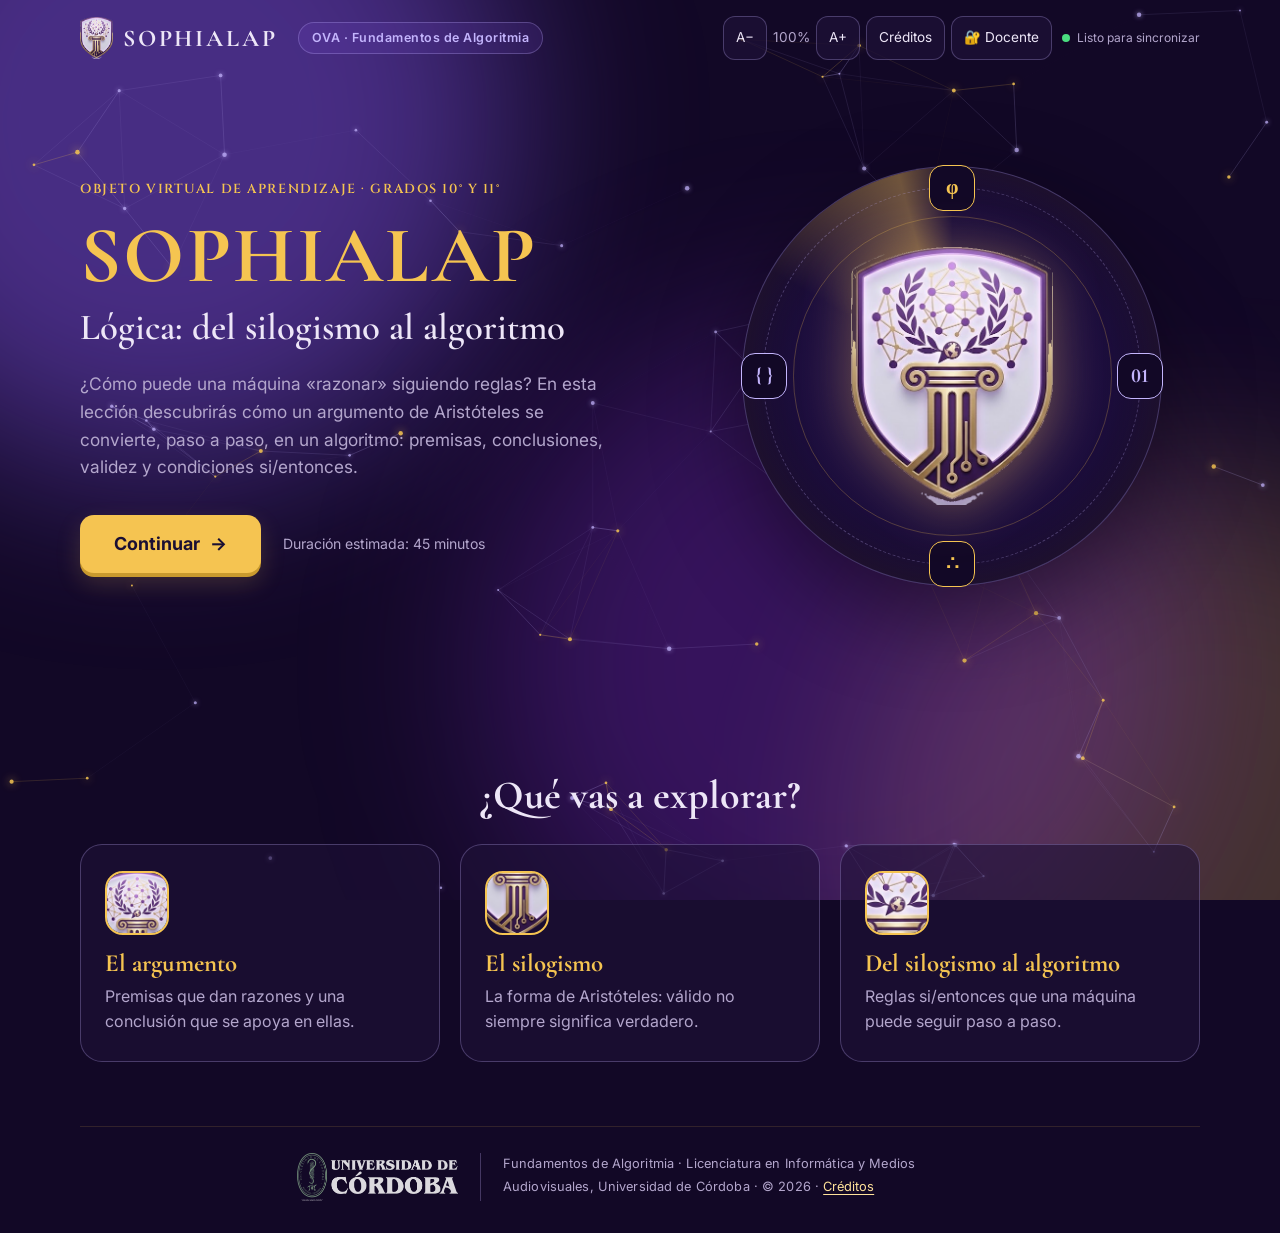
<file: index.html>
<!doctype html>
<html lang="es">
<head>
  <meta charset="utf-8">
  <meta name="viewport" content="width=device-width, initial-scale=1, viewport-fit=cover">
  <meta name="theme-color" content="#120826">
  <meta name="description" content="SOPHIALAP · Lógica: del silogismo al algoritmo. Lección interactiva de 45 minutos para grados 10° y 11°: premisas y conclusión, validez y verdad, falacias y cómo un razonamiento se convierte en un algoritmo.">
  <title>SOPHIALAP · Lógica: del silogismo al algoritmo</title>
  <link rel="icon" type="image/png" href="assets/favicon.png">
  <!-- Tipografías: Cormorant Garamond (titulares), Inter (texto) y Cinzel (sobretítulos) -->
  <link rel="preconnect" href="https://fonts.googleapis.com">
  <link rel="preconnect" href="https://fonts.gstatic.com" crossorigin>
  <link rel="stylesheet" href="https://fonts.googleapis.com/css2?family=Cinzel:wght@600&amp;family=Cormorant+Garamond:wght@600;700&amp;family=Inter:wght@400;500;600;700&amp;display=swap">
  <link rel="stylesheet" href="styles.css?v=5">
</head>
<body>
  <!-- Fondo: auroras de luz y constelación animada (no se reinician al cambiar de vista) -->
  <div class="aur" aria-hidden="true"><span></span><span></span><span></span></div>
  <canvas id="net" aria-hidden="true"></canvas>

  <a class="skip" href="#main">Saltar al contenido</a>
  <div id="live" class="sr" aria-live="polite" aria-atomic="true"></div>

  <!-- Aplicación: la portada es HTML estático; app.js toma el control al pulsar «Continuar» -->
  <div id="app">
    <!-- Cabecera: marca del OVA y herramientas (tamaño de texto, créditos y acceso docente) -->
    <header class="top">
      <div class="brand-group">
        <button class="brand" type="button" data-a="cover" aria-label="Ir a la portada · SOPHIALAP">
          <img src="assets/logo.png" width="35" height="44" alt="Logotipo de SOPHIALAP: escudo violeta y dorado con una columna jónica">
          <span>SOPHIALAP</span>
        </button>
        <p class="tag">OVA · Fundamentos de Algoritmia</p>
      </div>
      <div class="tools" role="group" aria-label="Tamaño del texto, créditos y acceso docente">
        <button type="button" data-a="sz" data-i="-1" aria-label="Texto más pequeño">A−</button>
        <span>100%</span>
        <button type="button" data-a="sz" data-i="1" aria-label="Texto más grande">A+</button>
        <button type="button" data-a="creditos">Créditos</button>
        <button type="button" data-a="doc">🔐 Docente</button>
        <span id="sync-status" class="sync-line" data-state="syncing" role="status" aria-live="polite">
          <i class="sync-dot" aria-hidden="true"></i><span>Conectando…</span>
        </span>
      </div>
    </header>

    <!-- Portada del OVA -->
    <main id="main" class="cover enter" tabindex="-1">
      <section class="portada" aria-labelledby="titulo-ova">
        <div class="portada__texto">
          <p class="portada__sobretitulo">Objeto Virtual de Aprendizaje · Grados 10° y 11°</p>
          <h1 id="titulo-ova" class="portada__titulo">SOPHIALAP</h1>
          <p class="portada__subtitulo">Lógica: del silogismo al algoritmo</p>
          <p class="portada__descripcion">¿Cómo puede una máquina «razonar» siguiendo reglas? En esta lección descubrirás cómo un argumento de Aristóteles se convierte, paso a paso, en un algoritmo: premisas, conclusiones, validez y condiciones si/entonces.</p>
          <div class="portada__acciones">
            <button class="btn btn--lg" type="button" data-a="home">
              <span>Continuar</span><span class="btn__flecha" aria-hidden="true">→</span>
            </button>
            <p class="portada__nota">Duración estimada: 45 minutos</p>
          </div>
        </div>
        <!-- Visual temático: radar, anillos, órbita de fichas y escudo -->
        <div class="visual">
          <div class="visual__radar" aria-hidden="true"></div>
          <div class="visual__anillo visual__anillo--externo" aria-hidden="true"></div>
          <div class="visual__anillo visual__anillo--interno" aria-hidden="true"></div>
          <div class="orbita" aria-hidden="true">
            <span class="orbita__ficha orbita__ficha--arriba">φ</span>
            <span class="orbita__ficha orbita__ficha--derecha">01</span>
            <span class="orbita__ficha orbita__ficha--abajo">∴</span>
            <span class="orbita__ficha orbita__ficha--izquierda">{ }</span>
          </div>
          <img class="visual__nucleo" src="assets/logo.png" width="412" height="527" alt="Escudo de SOPHIALAP: columna jónica con circuitos, corona de laurel, red neuronal y globo terráqueo en violeta y dorado">
        </div>
      </section>

      <!-- Los tres momentos de la lección -->
      <section class="ejes" aria-labelledby="titulo-ejes">
        <h2 id="titulo-ejes" class="ejes__titulo">¿Qué vas a explorar?</h2>
        <ul class="ejes__lista">
          <li class="eje">
            <img class="eje__icono" src="assets/detalle-red.png" width="64" height="64" alt="Red de nodos violetas y dorados unidos por líneas, como razones que se conectan hasta una conclusión">
            <h3 class="eje__nombre">El argumento</h3>
            <p class="eje__texto">Premisas que dan razones y una conclusión que se apoya en ellas.</p>
          </li>
          <li class="eje">
            <img class="eje__icono" src="assets/detalle-columna.png" width="64" height="64" alt="Columna jónica griega con líneas de circuito, símbolo de la lógica clásica de Aristóteles">
            <h3 class="eje__nombre">El silogismo</h3>
            <p class="eje__texto">La forma de Aristóteles: válido no siempre significa verdadero.</p>
          </li>
          <li class="eje">
            <img class="eje__icono" src="assets/detalle-globo.png" width="64" height="64" alt="Globo terráqueo sobre una corona de laurel, símbolo de la informática que conecta al mundo">
            <h3 class="eje__nombre">Del silogismo al algoritmo</h3>
            <p class="eje__texto">Reglas si/entonces que una máquina puede seguir paso a paso.</p>
          </li>
        </ul>
      </section>
    </main>

    <!-- Pie: logo de la Universidad de Córdoba, asignatura, programa, universidad, año y enlace a créditos -->
    <footer class="pie">
      <a class="pie__logo" href="https://www.unicordoba.edu.co" target="_blank" rel="noopener">
        <img src="assets/logo-unicordoba.png" width="640" height="191" alt="Universidad de Córdoba"><span class="sr"> (se abre en una pestaña nueva)</span>
      </a>
      <span class="pie__sep" aria-hidden="true"></span>
      <p class="pie__texto">Fundamentos de Algoritmia · Licenciatura en Informática y Medios Audiovisuales, Universidad de Córdoba · © 2026 · <button class="pie__enlace" type="button" data-a="creditos">Créditos</button></p>
    </footer>
  </div>

  <script src="app.js?v=5"></script>
</body>
</html>
</file>
<file: styles.css>
/* ==========================================================
   SOPHIALAP · Lógica: del silogismo al algoritmo
   Fundamentos de Algoritmia · Universidad de Córdoba · 2026
   Índice:
   1. Variables (paleta, tipografía, movimiento)
   2. Base
   3. Fondo: auroras y constelación (#net)
   4. Utilidades de accesibilidad
   5. Cabecera
   6. Pie de página (logo de la universidad y enlace a créditos)
   7. Tipografía
   8. Botones
   9. Formularios y modo escritura
   10. Superficies (tarjetas, consejos, citas, argumentos y pseudocódigo)
   11. Portada del OVA
   12. Inicio (perfil y cómo funciona)
   13. Tu lección: pasos de la lección
   14. Unidad: pasos y barras de progreso
   15. Actividades (ordenar, preguntas con pista)
   16. Retroalimentación (acierto / error / pista)
   17. Cierre, resultado final y créditos
   18. Panel docente
   19. Ventanas de diálogo
   20. Animaciones (@keyframes y entrada de vistas)
   21. Diseño responsivo (@media)
   22. Accesibilidad: movimiento reducido
   ========================================================== */

/* ---------- 1. VARIABLES ---------- */
:root {
  /* Fondo y superficies */
  --bg: #120826;
  --bg-deep: #0b0418;
  --surface: #1e1238;
  --surface-2: #2a1b4d;
  --border: rgba(245, 196, 81, 0.14);
  --border-strong: rgba(196, 181, 253, 0.28);

  /* Texto */
  --text: #ede6f7;
  --text-muted: #b3a6cc;

  /* Acentos */
  --gold: #f5c451;
  --gold-soft: #ffe29a;
  --gold-deep: #c99a2e;
  --on-gold: #1a0f33;
  --violet: #8b5cf6;
  --violet-text: #a78bfa;
  --lilac: #c4b5fd;

  /* Estados */
  --success: #4ade80;
  --success-bg: rgba(74, 222, 128, 0.12);
  --danger: #ff7a7a;
  --danger-bg: rgba(255, 122, 122, 0.12);

  /* Tipografías */
  --font-display: "Cormorant Garamond", Georgia, "Times New Roman", serif;
  --font-body: "Inter", system-ui, -apple-system, "Segoe UI", Roboto, sans-serif;
  --font-eyebrow: "Cinzel", "Cormorant Garamond", Georgia, serif;

  /* Movimiento */
  --ease-out: cubic-bezier(0.23, 1, 0.32, 1);
  --ease-std: cubic-bezier(0.25, 0.1, 0.25, 1);
  --ease-card: cubic-bezier(0.2, 0, 0, 1);
  --ease-pop: cubic-bezier(0.34, 1.56, 0.64, 1);
  --dur-press: 80ms;
  --dur-fast: 150ms;
  --dur-base: 240ms;
  --dur-slow: 400ms;
  --dur-xslow: 600ms;

  /* Forma y medidas */
  --radius-s: 12px;
  --radius-m: 16px;
  --radius-l: 22px;
  --ancho-max: 1120px;
  --u: 1;
}

/* ---------- 2. BASE ---------- */
*,
*::before,
*::after {
  box-sizing: border-box;
}

html {
  font-size: calc(16px * var(--u));
  color-scheme: dark;
  scrollbar-color: var(--surface-2) var(--bg-deep);
  /* La órbita giratoria de la portada no debe crear scroll horizontal */
  overflow-x: clip;
}

body {
  margin: 0;
  min-height: 100vh;
  background: var(--bg);
  color: var(--text);
  font-family: var(--font-body);
  font-size: 1rem;
  line-height: 1.6;
  overflow-x: clip;
  -webkit-font-smoothing: antialiased;
}

#app {
  display: flex;
  flex-direction: column;
  min-height: 100vh;
}

img {
  display: block;
  max-width: 100%;
  height: auto;
}

::selection {
  background: rgba(245, 196, 81, 0.35);
  color: var(--text);
}

a {
  color: var(--gold-soft);
  text-underline-offset: 3px;
}

main {
  flex: 1;
  width: min(100% - 32px, var(--ancho-max));
  margin: 0 auto;
  padding: 20px 0 64px;
}

/* ---------- 3. FONDO: AURORAS Y CONSTELACIÓN ---------- */
.aur {
  position: fixed;
  inset: 0;
  z-index: -2;
  overflow: hidden;
  contain: paint;
}

.aur span {
  position: absolute;
  display: block;
  width: 55vmax;
  height: 55vmax;
  border-radius: 50%;
  filter: blur(90px);
  animation: derivar 22s ease-in-out infinite alternate;
}

.aur span:nth-child(1) {
  top: -18vmax;
  left: -15vmax;
  background: rgba(139, 92, 246, 0.45);
}

.aur span:nth-child(2) {
  right: -22vmax;
  bottom: -22vmax;
  background: rgba(245, 196, 81, 0.22);
  animation-duration: 28s;
}

.aur span:nth-child(3) {
  top: 35%;
  left: 38%;
  background: rgba(147, 51, 234, 0.28);
  animation-duration: 34s;
}

#net {
  position: fixed;
  inset: 0;
  z-index: -1;
  width: 100%;
  height: 100%;
  pointer-events: none;
}

/* ---------- 4. UTILIDADES DE ACCESIBILIDAD ---------- */
.sr {
  position: absolute !important;
  width: 1px;
  height: 1px;
  margin: -1px;
  padding: 0;
  overflow: hidden;
  clip-path: inset(50%);
  white-space: nowrap;
  border: 0;
}

.skip {
  position: absolute;
  top: -80px;
  left: 16px;
  z-index: 30;
  padding: 10px 18px;
  border-radius: var(--radius-s);
  background: var(--gold);
  color: var(--on-gold);
  font-weight: 700;
  text-decoration: none;
  transition: top var(--dur-fast) var(--ease-out);
}

.skip:focus {
  top: max(12px, env(safe-area-inset-top));
}

button:focus-visible,
input:focus-visible,
select:focus-visible,
textarea:focus-visible,
a:focus-visible,
summary:focus-visible,
.fb:focus-visible {
  outline: 3px solid var(--gold);
  outline-offset: 3px;
}

main:focus,
h1:focus,
h2:focus,
.fb:focus:not(:focus-visible) {
  outline: 0;
}

[aria-disabled="true"] {
  opacity: 0.5;
  cursor: not-allowed;
}

/* ---------- 5. CABECERA ---------- */
.top {
  display: flex;
  flex-wrap: wrap;
  align-items: center;
  justify-content: space-between;
  gap: 10px 16px;
  width: min(100% - 32px, var(--ancho-max));
  margin: 0 auto;
  padding: max(16px, env(safe-area-inset-top)) 0 8px;
}

.brand-group {
  display: flex;
  flex-wrap: wrap;
  align-items: center;
  gap: 8px 16px;
  min-width: 0;
}

.brand {
  display: inline-flex;
  align-items: center;
  gap: 10px;
  min-height: 44px;
  padding: 0 4px 0 0;
  border: 0;
  border-radius: var(--radius-s);
  background: none;
  color: var(--text);
  cursor: pointer;
}

.brand img {
  width: auto;
  height: 42px;
  transition: transform var(--dur-base) var(--ease-out);
}

.brand span {
  font-family: var(--font-display);
  font-size: 1.5rem;
  font-weight: 700;
  letter-spacing: 0.12em;
}

.tag {
  margin: 0;
  padding: 5px 13px;
  border: 1px solid var(--border-strong);
  border-radius: 999px;
  background: rgba(139, 92, 246, 0.12);
  color: var(--lilac);
  font-size: 0.78rem;
  font-weight: 600;
  letter-spacing: 0.04em;
}

.tools {
  display: flex;
  flex-wrap: wrap;
  align-items: center;
  justify-content: flex-end;
  gap: 6px;
  font-size: 0.85rem;
  color: var(--text-muted);
}

.tools button {
  min-width: 44px;
  min-height: 44px;
  padding: 6px 12px;
  border: 1px solid var(--border-strong);
  border-radius: var(--radius-s);
  background: rgba(30, 18, 56, 0.7);
  color: var(--text);
  font: inherit;
  cursor: pointer;
  transition: border-color var(--dur-fast) var(--ease-std), background-color var(--dur-fast) var(--ease-std), transform var(--dur-press) ease-out;
}

.tools button:active {
  transform: translateY(1px);
}

.sync-line {
  display: flex;
  align-items: center;
  gap: 7px;
  margin-left: 4px;
  color: var(--text-muted);
  font-size: 0.75rem;
  white-space: nowrap;
}

.sync-dot {
  flex: none;
  width: 8px;
  height: 8px;
  border-radius: 50%;
  background: var(--success);
}

.sync-line[data-state="syncing"] .sync-dot {
  background: var(--gold);
}

.sync-line[data-state="offline"] .sync-dot,
.sync-line[data-state="error"] .sync-dot {
  background: var(--danger);
}

/* ---------- 6. PIE DE PÁGINA ---------- */
/* Logo de la universidad en monocromo claro + línea fina + texto pequeño (en fila en escritorio, centrado en móvil) */
.pie {
  display: flex;
  flex-wrap: wrap;
  align-items: center;
  justify-content: center;
  gap: 14px 22px;
  width: min(100% - 32px, var(--ancho-max));
  margin: 0 auto;
  padding: 26px 0 max(32px, env(safe-area-inset-bottom));
  border-top: 1px solid var(--border);
  color: var(--text-muted);
  font-size: 0.8rem;
  letter-spacing: 0.01em;
}

.pie__logo {
  display: block;
  flex: none;
  border-radius: var(--radius-s);
}

.pie__logo img {
  width: auto;
  height: 48px;
  filter: invert(1) hue-rotate(180deg) saturate(0.6) brightness(1.1);
  mix-blend-mode: screen;
  opacity: 0.85;
  transition: opacity var(--dur-base) var(--ease-std);
}

.pie__sep {
  align-self: stretch;
  width: 1px;
  min-height: 34px;
  background: var(--border-strong);
}

.pie__texto {
  margin: 0;
  max-width: 60ch;
}

.pie__enlace {
  padding: 2px 0;
  border: 0;
  background: none;
  color: var(--gold-soft);
  font: inherit;
  text-decoration: underline;
  text-underline-offset: 3px;
  cursor: pointer;
}

/* ---------- 7. TIPOGRAFÍA ---------- */
.ey {
  margin: 0 0 10px;
  color: var(--gold);
  font-family: var(--font-eyebrow);
  font-size: 0.78rem;
  font-weight: 600;
  letter-spacing: 0.12em;
  text-transform: uppercase;
}

h1 {
  margin: 0 0 12px;
  font-family: var(--font-display);
  font-size: clamp(2.2rem, 5.4vw, 3.6rem);
  font-weight: 700;
  line-height: 1.05;
  letter-spacing: 0.01em;
  text-wrap: balance;
}

h2 {
  margin: 0 0 10px;
  font-family: var(--font-display);
  font-size: max(24px, 1.6rem);
  font-weight: 700;
  line-height: 1.15;
  text-wrap: balance;
}

h3 {
  margin: 0 0 6px;
  font-size: 1rem;
  font-weight: 600;
}

/* Cifras de altura uniforme en la serif (Cormorant usa cifras antiguas por defecto) */
h1,
h2,
.node__title,
.node__dot,
.slot::before,
.sum strong,
.quote,
.eje__nombre {
  font-variant-numeric: lining-nums;
}

em {
  font-style: normal;
  color: var(--gold);
}

p {
  margin: 0 0 12px;
}

.mut {
  color: var(--text-muted);
}

.lead {
  max-width: 62ch;
  font-size: 1.08rem;
}

/* ---------- 8. BOTONES ---------- */
/* Botón primario 3D: sombra sólida que se hunde al presionar */
.btn,
.b2 {
  display: inline-flex;
  align-items: center;
  justify-content: center;
  gap: 10px;
  min-height: 48px;
  margin: 6px 8px 6px 0;
  padding: 12px 22px;
  border-radius: 14px;
  font-family: var(--font-body);
  font-size: 0.98rem;
  font-weight: 700;
  line-height: 1.2;
  text-align: center;
  cursor: pointer;
  transition:
    transform var(--dur-press) ease-out,
    box-shadow var(--dur-fast) var(--ease-out),
    background-color var(--dur-base) var(--ease-std),
    outline-offset var(--dur-fast) var(--ease-out),
    border-color var(--dur-fast) var(--ease-std);
}

.btn {
  border: 0;
  background: var(--gold);
  color: var(--on-gold);
  box-shadow: 0 4px 0 var(--gold-deep), 0 10px 24px rgba(245, 196, 81, 0.18);
}

.btn:focus-visible {
  outline: 3px solid var(--lilac);
  outline-offset: 4px;
  box-shadow: 0 4px 0 var(--gold-deep), 0 0 0 8px rgba(196, 181, 253, 0.22);
}

.btn:active:not([aria-disabled="true"]):not(:disabled) {
  transform: translateY(4px);
  box-shadow: 0 0 0 var(--gold-deep);
}

.btn:disabled,
.btn[aria-disabled="true"] {
  background: var(--surface-2);
  color: var(--text-muted);
  box-shadow: 0 4px 0 var(--bg-deep);
  opacity: 1;
}

.btn--lg {
  min-height: 58px;
  padding: 16px 34px;
  font-size: 1.12rem;
}

.btn__flecha {
  display: inline-block;
  transition: transform var(--dur-fast) var(--ease-out);
}

.b2 {
  border: 1px solid var(--border-strong);
  background: rgba(30, 18, 56, 0.72);
  color: var(--text);
}

.b2:active:not([aria-disabled="true"]) {
  transform: translateY(1px);
}

.b2--danger {
  border-color: var(--danger);
  color: var(--danger);
}

.chip {
  display: inline-flex;
  align-items: center;
  min-height: 44px;
  margin: 4px 6px 4px 0;
  padding: 8px 16px;
  border: 1px solid var(--gold-deep);
  border-radius: 999px;
  background: rgba(245, 196, 81, 0.1);
  color: var(--gold-soft);
  font: inherit;
  font-weight: 600;
  cursor: pointer;
  transition: background-color var(--dur-fast) var(--ease-std), transform var(--dur-press) ease-out;
}

.chip:active {
  transform: translateY(1px);
}

.back {
  margin-bottom: 14px;
}

/* ---------- 9. FORMULARIOS Y MODO ESCRITURA ---------- */
label {
  display: block;
  margin: 10px 0 4px;
  color: var(--text-muted);
  font-size: 0.88rem;
  font-weight: 500;
}

input,
select,
textarea {
  width: 100%;
  margin-top: 4px;
  padding: 12px 14px;
  border: 1px solid var(--border-strong);
  border-radius: var(--radius-s);
  background: rgba(11, 4, 24, 0.7);
  color: var(--text);
  font: inherit;
  font-size: 1rem;
  caret-color: var(--gold);
  transition: border-color var(--dur-fast) var(--ease-std), background-color var(--dur-fast) var(--ease-std);
}

input::placeholder,
textarea::placeholder {
  color: #a99bc7;
}

textarea {
  min-height: 110px;
  line-height: 1.7;
  resize: vertical;
}

.write label {
  margin-top: 18px;
  color: var(--text);
  font-size: 0.95rem;
}

.write textarea {
  padding: 16px 18px;
  background: rgba(11, 4, 24, 0.55);
  font-size: 1.02rem;
}

.write textarea:focus {
  border-color: var(--gold-deep);
  background: rgba(11, 4, 24, 0.8);
}

.count {
  display: flex;
  flex-wrap: wrap;
  justify-content: space-between;
  gap: 4px 12px;
  margin: 6px 2px 0;
  color: var(--text-muted);
  font-size: 0.8rem;
  font-variant-numeric: lining-nums tabular-nums;
}

.count.is-ok .count__n {
  color: var(--success);
}

.count.is-ok .count__n::after {
  content: " · mínimo alcanzado";
}

.count__saved {
  opacity: 0;
  color: var(--success);
  transition: opacity var(--dur-base) var(--ease-std);
}

.count__saved.on {
  opacity: 1;
}

.row {
  display: grid;
  grid-template-columns: 1fr 1fr;
  gap: 12px;
}

.access-row {
  display: grid;
  grid-template-columns: 1fr auto;
  gap: 10px;
  align-items: end;
}

.access-row .btn {
  margin: 0 0 4px;
}

.server-note {
  margin-top: 14px;
  color: var(--text-muted);
  font-size: 0.86rem;
}

.err {
  color: var(--danger);
  font-weight: 600;
}

.err::before {
  content: "⚠ ";
}

/* ---------- 10. SUPERFICIES ---------- */
.card {
  margin: 18px 0;
  padding: clamp(18px, 3vw, 28px);
  border: 1px solid var(--border);
  border-radius: var(--radius-l);
  background: rgba(30, 18, 56, 0.78);
  box-shadow: 0 18px 40px rgba(8, 3, 22, 0.35);
  backdrop-filter: blur(8px);
}

.card > :last-child {
  margin-bottom: 0;
}

.card p {
  max-width: 72ch;
}

.tip {
  margin: 16px 0;
  padding: 14px 18px;
  border: 1px solid rgba(245, 196, 81, 0.28);
  border-radius: var(--radius-m);
  background: rgba(245, 196, 81, 0.08);
}

/* Cita destacada en serif sobre panel translúcido */
.quote {
  margin: 18px 0 0;
  padding: 18px 22px;
  border: 1px solid var(--border-strong);
  border-radius: var(--radius-m);
  background: rgba(139, 92, 246, 0.12);
  font-family: var(--font-display);
  font-size: 1.45rem;
  font-weight: 600;
  line-height: 1.35;
}

.quote strong {
  display: block;
  margin-bottom: 4px;
  color: var(--gold);
  font-family: var(--font-eyebrow);
  font-size: 0.75rem;
  letter-spacing: 0.12em;
  text-transform: uppercase;
}

/* Objetivo de aprendizaje */
.objetivo {
  border-color: rgba(245, 196, 81, 0.4);
  background: linear-gradient(160deg, rgba(245, 196, 81, 0.1), rgba(30, 18, 56, 0.82) 55%);
}

.objetivo h2 {
  font-size: clamp(1.4rem, 3.4vw, 1.9rem);
}

/* Argumento: premisas en líneas y la conclusión bajo una raya, como en lógica */
.argu {
  display: block;
  margin: 8px 0 2px;
}

.argu__p,
.argu__c {
  display: block;
  padding: 2px 0;
}

.argu__c {
  margin-top: 4px;
  padding-top: 6px;
  border-top: 1px solid var(--gold-deep);
  font-weight: 600;
}

.argu em {
  color: var(--text-muted);
  font-size: 0.85em;
  font-style: normal;
}

/* Pseudocódigo: monoespaciado, con scroll propio si una línea no cabe */
.pseudo {
  max-width: 100%;
  margin: 10px 0;
  padding: 12px 16px;
  overflow-x: auto;
  border: 1px solid var(--border-strong);
  border-left: 3px solid var(--gold);
  border-radius: var(--radius-s);
  background: rgba(11, 4, 24, 0.6);
  color: var(--gold-soft);
  font: 0.9rem/1.55 ui-monospace, "Cascadia Code", Consolas, "Courier New", monospace;
  white-space: pre;
}

.recs {
  display: grid;
  gap: 10px;
}

.rec {
  display: flex;
  align-items: center;
  gap: 12px;
  min-height: 56px;
  padding: 12px 16px;
  border: 1px solid var(--border-strong);
  border-radius: var(--radius-m);
  background: rgba(11, 4, 24, 0.4);
  color: var(--text);
  text-decoration: none;
  transition: transform var(--dur-base) var(--ease-card), border-color var(--dur-base) var(--ease-card), box-shadow var(--dur-base) var(--ease-card);
}

.rec span {
  font-size: 1.3rem;
}

.rec b {
  flex: 1;
  min-width: 0;
  font-weight: 500;
  overflow-wrap: anywhere;
}

.rec em {
  color: var(--gold);
  font-weight: 700;
  white-space: nowrap;
}

.rec-acciones {
  margin: 0 0 8px;
}

.pill {
  display: inline-block;
  padding: 3px 11px;
  border-radius: 999px;
  background: rgba(237, 230, 247, 0.08);
  font-size: 0.8rem;
}

/* ---------- 11. PORTADA DEL OVA ---------- */
.cover {
  padding-top: 8px;
}

.portada {
  display: grid;
  grid-template-columns: minmax(0, 1.05fr) minmax(0, 0.95fr);
  align-items: center;
  gap: clamp(24px, 6vw, 80px);
  min-height: min(600px, 70vh);
}

.portada__sobretitulo {
  margin: 0 0 14px;
  color: var(--gold);
  font-family: var(--font-eyebrow);
  font-size: 0.82rem;
  font-weight: 600;
  letter-spacing: 0.12em;
  text-transform: uppercase;
}

.portada__titulo {
  margin: 0;
  color: var(--gold);
  font-size: clamp(3rem, 7vw, 5rem);
  letter-spacing: 0.03em;
}

.portada__subtitulo {
  margin: 8px 0 0;
  font-family: var(--font-display);
  font-size: clamp(1.6rem, 4vw, 2.3rem);
  font-weight: 600;
  line-height: 1.2;
}

.portada__descripcion {
  max-width: 52ch;
  margin: 20px 0 0;
  color: var(--text-muted);
  font-size: 1.08rem;
}

.portada__acciones {
  display: flex;
  flex-wrap: wrap;
  align-items: center;
  gap: 14px 22px;
  margin-top: 34px;
}

.portada__acciones .btn {
  margin: 0;
}

.portada__nota {
  margin: 0;
  color: var(--text-muted);
  font-size: 0.88rem;
}

/* Visual temático: radar + anillos + órbita de fichas + escudo */
.visual {
  position: relative;
  display: grid;
  place-items: center;
  width: min(420px, 78vw);
  aspect-ratio: 1;
  margin: 0 auto;
  animation: flotar 6s ease-in-out infinite;
}

.visual__radar,
.visual__anillo,
.orbita {
  position: absolute;
  border-radius: 50%;
}

.visual__radar {
  inset: 0;
  overflow: hidden;
  border: 1px solid var(--border-strong);
  background: radial-gradient(circle, #2a1458, #1b0d3b 55%, var(--bg) 78%);
  box-shadow: inset 0 0 60px rgba(245, 196, 81, 0.08), 0 30px 90px rgba(0, 0, 0, 0.45);
}

.visual__radar::before {
  content: "";
  position: absolute;
  inset: -15%;
  background: conic-gradient(from 0deg, transparent 0 300deg, rgba(245, 196, 81, 0.38) 345deg, transparent 360deg);
  animation: girar 5s linear infinite;
}

.visual__anillo {
  border: 1px solid rgba(245, 196, 81, 0.25);
}

.visual__anillo--externo {
  inset: 12%;
}

.visual__anillo--interno {
  inset: 28%;
  border-style: dashed;
  border-color: var(--border-strong);
}

.visual__nucleo {
  position: relative;
  width: 48%;
  filter: drop-shadow(0 6px 26px rgba(245, 196, 81, 0.4));
}

.orbita {
  inset: 5%;
  border: 1px dashed var(--border-strong);
  animation: girar 24s linear infinite;
}

.orbita__ficha {
  position: absolute;
  display: grid;
  place-items: center;
  width: 46px;
  height: 46px;
  margin: -23px 0 0 -23px;
  border: 1px solid var(--gold);
  border-radius: 14px;
  background: var(--bg);
  color: var(--gold);
  font-family: var(--font-display);
  font-size: 1.25rem;
  font-weight: 700;
  font-variant-numeric: lining-nums;
  animation: girar 24s linear infinite reverse;
}

.orbita__ficha--arriba { top: 0; left: 50%; }
.orbita__ficha--derecha { top: 50%; left: 100%; border-color: var(--lilac); color: var(--lilac); }
.orbita__ficha--abajo { top: 100%; left: 50%; }
.orbita__ficha--izquierda { top: 50%; left: 0; border-color: var(--lilac); color: var(--lilac); }

/* Ejes temáticos */
.ejes {
  margin-top: clamp(48px, 8vw, 96px);
}

.ejes__titulo {
  margin-bottom: 26px;
  font-size: clamp(1.9rem, 4vw, 2.5rem);
  text-align: center;
}

.ejes__lista {
  display: grid;
  grid-template-columns: repeat(3, minmax(0, 1fr));
  gap: 20px;
  margin: 0;
  padding: 0;
  list-style: none;
}

.eje {
  padding: 26px 24px;
  border: 1px solid var(--border-strong);
  border-radius: var(--radius-l);
  background: rgba(30, 18, 56, 0.6);
  transition: transform var(--dur-base) var(--ease-card), border-color var(--dur-base) var(--ease-card), box-shadow var(--dur-base) var(--ease-card);
}

.eje__icono {
  width: 64px;
  height: 64px;
  margin-bottom: 14px;
  border: 2px solid var(--gold);
  border-radius: 18px;
  object-fit: cover;
}

.eje__nombre {
  margin: 0 0 6px;
  color: var(--gold);
  font-family: var(--font-display);
  font-size: 1.55rem;
  font-weight: 700;
  line-height: 1.15;
}

.eje__texto {
  margin: 0;
  color: var(--text-muted);
}

/* ---------- 12. INICIO ---------- */
.intro {
  max-width: 760px;
  padding: 12px 0 4px;
}

.profiles {
  margin-bottom: 8px;
}

.sum {
  display: flex;
  flex-wrap: wrap;
  gap: 10px;
  margin: 12px 0;
}

.sum span {
  padding: 10px 16px;
  border: 1px solid var(--border);
  border-radius: var(--radius-m);
  background: rgba(30, 18, 56, 0.6);
  color: var(--text-muted);
  font-size: 0.9rem;
}

.sum strong {
  display: block;
  color: var(--gold);
  font-family: var(--font-display);
  font-size: 1.8rem;
  line-height: 1.1;
  font-variant-numeric: lining-nums tabular-nums;
}

.rg {
  display: grid;
  grid-template-columns: repeat(auto-fit, minmax(220px, 1fr));
  gap: 14px;
}

.rg .card {
  margin: 0;
}

.ic {
  display: inline-block;
  margin-bottom: 6px;
  font-size: 1.6rem;
}

.cta {
  text-align: center;
}

.sum--inicio {
  margin: 26px 0;
}

.cta p {
  margin-inline: auto;
}

/* ---------- 13. TU LECCIÓN: PASOS DE LA LECCIÓN ---------- */
.route {
  position: relative;
  display: grid;
  gap: 18px;
  max-width: 760px;
  margin: 18px 0 0;
  padding: 0;
  list-style: none;
}

.node {
  position: relative;
  display: grid;
  grid-template-columns: 56px minmax(0, 1fr);
  gap: 16px;
  align-items: start;
}

/* Línea conectora: se llena de dorado cuando el paso está completado */
.node:not(:last-child)::after {
  content: "";
  position: absolute;
  top: 56px;
  bottom: -18px;
  left: 27px;
  width: 2px;
  border-radius: 2px;
  background: var(--border-strong);
}

.node.is-done:not(:last-child)::after {
  background: linear-gradient(var(--gold), var(--gold-deep));
}

.node__dot {
  position: relative;
  z-index: 1;
  display: grid;
  place-items: center;
  width: 56px;
  height: 56px;
  border: 2px solid var(--border-strong);
  border-radius: 50%;
  background: var(--surface);
  color: var(--text-muted);
  font-family: var(--font-display);
  font-size: 1.6rem;
  font-weight: 700;
}

.node.is-active .node__dot {
  border-color: var(--gold);
  color: var(--gold);
  animation: halo 2.4s ease-in-out infinite;
}

.node.is-done .node__dot {
  border-color: var(--gold);
  background: var(--gold);
  color: var(--on-gold);
}

.node__card {
  display: block;
  width: 100%;
  padding: 18px 20px;
  border: 1px solid var(--border);
  border-radius: var(--radius-l);
  background: rgba(30, 18, 56, 0.8);
  color: var(--text);
  font: inherit;
  text-align: left;
  box-shadow: 0 10px 28px rgba(8, 3, 22, 0.3);
}

.node.is-locked .node__card {
  opacity: 0.62;
  background: rgba(30, 18, 56, 0.5);
}

.node__state {
  display: inline-flex;
  align-items: center;
  gap: 6px;
  margin-bottom: 6px;
  padding: 3px 11px;
  border-radius: 999px;
  background: rgba(237, 230, 247, 0.08);
  color: var(--text-muted);
  font-size: 0.78rem;
  font-weight: 600;
  letter-spacing: 0.02em;
}

.is-active .node__state {
  background: rgba(245, 196, 81, 0.14);
  color: var(--gold-soft);
}

.is-done .node__state {
  background: var(--success-bg);
  color: var(--success);
}

.node__title {
  display: block;
  font-family: var(--font-display);
  font-size: max(24px, 1.55rem);
  font-weight: 700;
  line-height: 1.15;
}

.node__topic {
  display: block;
  margin: 4px 0 12px;
  color: var(--text-muted);
  font-size: 0.92rem;
}

.acciones-leccion {
  display: flex;
  flex-wrap: wrap;
  gap: 4px 10px;
  margin-top: 14px;
}

/* ---------- 14. UNIDAD: PASOS Y BARRAS ---------- */
.bar {
  height: 8px;
  overflow: hidden;
  border-radius: 9px;
  background: rgba(237, 230, 247, 0.1);
}

.bar i {
  display: block;
  height: 100%;
  border-radius: 9px;
  background: linear-gradient(90deg, var(--violet), var(--gold));
  transition: width var(--dur-slow) var(--ease-out);
}

.bar i[style*="width:100%"] {
  background: var(--gold);
  animation: brillo 1.2s var(--ease-std) 1 both;
}

/* Fila de pasos: se parte en varias líneas en pantallas estrechas */
.steps {
  display: flex;
  flex-wrap: wrap;
  gap: 6px;
  margin: 6px 0 18px;
  padding: 0;
  list-style: none;
}

.steps .pill {
  margin: 0;
  padding: 5px 12px;
  border: 1px solid transparent;
  color: var(--text-muted);
}

.steps .pill.is-past {
  border-color: rgba(245, 196, 81, 0.3);
  color: var(--gold-soft);
}

.steps .pill.is-past::before {
  content: "✓ ";
}

.steps .pill.on {
  border-color: var(--gold);
  background: var(--gold);
  color: var(--on-gold);
  font-weight: 700;
}

.unit-head h1 {
  font-size: clamp(2rem, 4.6vw, 3rem);
}

.helpers {
  display: flex;
  flex-wrap: wrap;
  gap: 0 8px;
  margin-top: 6px;
}

.helpers .b2 {
  margin: 4px 0;
}

/* ---------- 15. ACTIVIDADES ---------- */
/* Ordenar bloques (Actividad 1) */
.bl {
  display: flex;
  flex-direction: column;
  gap: 8px;
  margin-bottom: 12px;
}

.blk {
  display: flex;
  align-items: center;
  justify-content: space-between;
  gap: 8px;
  width: 100%;
  min-height: 48px;
  padding: 11px 14px;
  border: 1px solid var(--border-strong);
  border-radius: 13px;
  background: rgba(42, 27, 77, 0.8);
  color: var(--text);
  font: inherit;
  font-size: 0.95rem;
  text-align: left;
  cursor: pointer;
  transition: transform var(--dur-fast) var(--ease-out), box-shadow var(--dur-fast) var(--ease-out), border-color var(--dur-fast) var(--ease-std);
}

.blk.fx-place {
  animation: colocar var(--dur-base) var(--ease-pop);
}

.slot {
  display: flex;
  align-items: center;
  gap: 10px;
  min-height: 56px;
  margin: 8px 0;
  padding: 6px;
  border: 2px dashed var(--border-strong);
  border-radius: var(--radius-m);
}

.slot::before {
  content: attr(data-n);
  width: 24px;
  color: var(--gold);
  font-family: var(--font-display);
  font-size: 1.3rem;
  font-weight: 700;
  text-align: center;
}

.slot .blk {
  flex: 1;
  border-color: rgba(245, 196, 81, 0.35);
}

/* Preguntas con pista (A2, A3 y evaluación) */
.nd {
  margin: 14px 0;
  padding: 16px;
  border: 1px solid var(--border);
  border-radius: var(--radius-m);
  background: rgba(11, 4, 24, 0.35);
}

.q-txt {
  margin-bottom: 10px;
  font-weight: 500;
}

.q-n {
  color: var(--gold);
  font-weight: 700;
}

.opt.is-wrong {
  border-color: var(--danger);
  text-decoration: line-through;
}

.opts {
  display: grid;
  grid-template-columns: repeat(auto-fit, minmax(140px, 1fr));
  gap: 8px;
}

.opt {
  display: block;
  width: 100%;
  min-height: 52px;
  margin: 6px 0;
  padding: 12px 14px;
  border: 1px solid var(--border-strong);
  border-radius: 13px;
  background: rgba(42, 27, 77, 0.7);
  color: var(--text);
  font: inherit;
  font-size: 0.95rem;
  font-weight: 500;
  text-align: left;
  cursor: pointer;
  transition: transform var(--dur-press) ease-out, border-color var(--dur-fast) var(--ease-std), background-color var(--dur-fast) var(--ease-std);
}

.opts .opt {
  margin: 0;
  text-align: center;
  font-weight: 600;
}

.opt:active {
  transform: translateY(1px);
}

.opt.sel {
  border-color: var(--gold);
  background: rgba(245, 196, 81, 0.14);
}

.opt.sel::before {
  content: "● ";
  color: var(--gold);
}

/* ---------- 16. RETROALIMENTACIÓN ---------- */
.fb {
  position: relative;
  margin: 12px 0;
  padding: 14px 16px 14px 52px;
  border: 1px solid var(--danger);
  border-radius: var(--radius-m);
  background: var(--danger-bg);
}

.fb::before {
  content: "!";
  position: absolute;
  top: 13px;
  left: 14px;
  display: grid;
  place-items: center;
  width: 26px;
  height: 26px;
  border-radius: 50%;
  background: var(--danger);
  color: var(--on-gold);
  font-weight: 800;
}

.fb h3 {
  margin: 0 0 4px;
  font-size: 1rem;
}

.fb p {
  margin: 0;
}

.fb.ok {
  border-color: var(--success);
  background: var(--success-bg);
}

.fb.ok::before {
  content: "✓";
  background: var(--success);
}

.fb.hint {
  border-color: rgba(245, 196, 81, 0.5);
  background: rgba(245, 196, 81, 0.08);
}

.fb.hint::before {
  content: "?";
  background: var(--gold);
}

.fb.fx-ok {
  animation: aparecer var(--dur-base) var(--ease-pop);
}

.fb.fx-ok::before {
  animation: marca var(--dur-base) var(--ease-pop);
}

.fb.fx-bad {
  animation: sacudir 300ms ease-in-out;
}

.fb.fx-in {
  animation: aparecer var(--dur-base) var(--ease-out);
}

/* ---------- 17. CIERRE, RESULTADO FINAL Y CRÉDITOS ---------- */
.ps {
  display: flex;
  flex-wrap: wrap;
  align-items: center;
  gap: 4px 12px;
  margin: 8px 0;
  padding: 10px 14px;
  border-radius: var(--radius-s);
  background: rgba(11, 4, 24, 0.35);
  font-size: 0.92rem;
}

.ps b {
  min-width: 42px;
  color: var(--gold);
  font-variant-numeric: lining-nums tabular-nums;
}

.ps small {
  margin-left: auto;
  color: var(--text-muted);
}

.nota-rangos {
  font-size: 0.82rem;
}

.grade-h {
  margin-top: 18px;
}

.grade-h strong {
  color: var(--gold);
  font-size: 1.4em;
  font-variant-numeric: lining-nums tabular-nums;
}

.final-grade strong {
  font-size: 3rem;
}

.ideas {
  margin: 0;
  padding-left: 22px;
}

.ideas li {
  margin: 8px 0;
  padding-left: 4px;
}

.ideas li::marker {
  color: var(--gold);
  font-weight: 700;
}

.reflexion {
  margin: 8px 0 0;
  padding: 12px 16px;
  border-left: 3px solid var(--gold);
  border-radius: 0 var(--radius-s) var(--radius-s) 0;
  background: rgba(245, 196, 81, 0.07);
  font-style: italic;
  overflow-wrap: anywhere;
}

.creditos__logo {
  width: auto;
  height: 64px;
  margin-bottom: 16px;
  filter: invert(1) hue-rotate(180deg) saturate(0.6) brightness(1.1);
  mix-blend-mode: screen;
  opacity: 0.9;
}

/* Créditos · escenario «El equipo»: retratos en arco con zoom tipo cámara.
   Solo se animan transform y opacity (el filtro solo en los retratos atenuados). */
.equipo {
  position: relative;
  container-type: inline-size;
  aspect-ratio: 16 / 9;
  margin: 18px 0 14px;
  overflow: hidden;
  isolation: isolate;
  border: 1px solid rgba(245, 196, 81, 0.3);
  border-radius: 28px;
  background:
    radial-gradient(ellipse 62% 58% at 50% 42%, rgba(139, 92, 246, 0.3), transparent 72%),
    radial-gradient(ellipse 70% 34% at 50% 104%, rgba(245, 196, 81, 0.1), transparent 70%),
    linear-gradient(180deg, #221345 0%, #160a30 58%, #0e0621 100%);
  box-shadow: 0 18px 40px rgba(8, 3, 22, 0.35), inset 0 1px 0 rgba(255, 226, 154, 0.1);
}

.equipo__lienzo {
  position: absolute;
  inset: 0;
  display: flex;
  flex-direction: column;
  align-items: center;
  justify-content: center;
  gap: 2.6cqw;
  padding: 3cqw 4cqw 2.4cqw;
  transform-origin: 0 0;
  transition: transform 950ms var(--ease-out);
}

.equipo__cabecera {
  text-align: center;
  transition: opacity 500ms var(--ease-out);
}

.equipo__sobre {
  margin: 0;
  color: var(--lilac);
  font-family: var(--font-eyebrow);
  font-size: clamp(0.66rem, 1.45cqw, 0.95rem);
  letter-spacing: 0.32em;
  text-transform: uppercase;
}

.equipo__grupo {
  margin: 0.08em 0 0;
  color: var(--gold);
  font-family: var(--font-display);
  font-size: clamp(2rem, 6.2cqw, 4.1rem);
  font-weight: 700;
  line-height: 1;
  text-shadow: 0 2px 26px rgba(245, 196, 81, 0.28);
}

.equipo__fila {
  display: flex;
  justify-content: center;
  gap: 4.5cqw;
  margin: 0;
  padding: 0;
  list-style: none;
}

.equipo__persona {
  display: flex;
  flex-direction: column;
  align-items: center;
  width: 20.5cqw;
  transition: opacity 700ms var(--ease-out);
}

.equipo__arco {
  display: block;
  width: 100%;
  padding: 0;
  border: 0;
  border-radius: 999px 999px 18px 18px;
  background: none;
  cursor: pointer;
}

.equipo__arco:focus-visible {
  outline: 3px solid var(--lilac);
  outline-offset: 4px;
}

/* El retrato se desvanece desde ~70 % de su alto: no se ven los hombros */
.equipo__arco img {
  display: block;
  width: 100%;
  height: auto;
  aspect-ratio: 4 / 5;
  object-fit: cover;
  border: 1px solid rgba(245, 196, 81, 0.6);
  border-radius: 999px 999px 18px 18px;
  background: var(--surface);
  -webkit-mask-image: linear-gradient(180deg, #000 0, #000 66%, transparent 94%);
  mask-image: linear-gradient(180deg, #000 0, #000 66%, transparent 94%);
  transition: filter 700ms var(--ease-out);
}

.equipo__corto {
  position: relative;
  margin-top: -2.2cqw;
  color: var(--text);
  font-family: var(--font-display);
  font-size: clamp(1rem, 2.3cqw, 1.55rem);
  font-weight: 600;
  letter-spacing: 0.02em;
  transition: opacity 400ms var(--ease-out);
}

/* Enfoque: la cámara acerca a una persona y las demás se atenúan */
.equipo.is-enfocado .equipo__cabecera,
.equipo.is-enfocado .equipo__corto {
  opacity: 0;
}

.equipo.is-enfocado .equipo__persona:not(.is-foco) {
  opacity: 0.2;
}

.equipo.is-enfocado .equipo__persona:not(.is-foco) img {
  filter: grayscale(0.7);
}

.equipo__placas {
  position: absolute;
  inset: 0;
  pointer-events: none;
}

/* Velo inferior que da contraste a la placa sobre el retrato ampliado */
.equipo__placas::before {
  content: "";
  position: absolute;
  inset: 52% 0 0;
  background: linear-gradient(180deg, transparent, rgba(14, 6, 33, 0.82) 70%);
  opacity: 0;
  transition: opacity 600ms var(--ease-out);
}

.equipo.is-enfocado .equipo__placas::before {
  opacity: 1;
}

.equipo__placa {
  position: absolute;
  right: 4cqw;
  bottom: 5cqw;
  left: 4cqw;
  text-align: center;
  opacity: 0;
  transform: translateY(14px);
  transition:
    opacity 300ms var(--ease-out),
    transform 300ms var(--ease-out);
}

.equipo__placa.is-visible {
  opacity: 1;
  transform: none;
  transition-duration: 650ms;
  transition-delay: 380ms;
}

.equipo__placa-nombre {
  margin: 0;
  color: var(--gold-soft);
  font-family: var(--font-display);
  font-size: clamp(2.1rem, 6.6cqw, 4.4rem);
  font-weight: 700;
  line-height: 1;
  text-shadow: 0 2px 18px rgba(8, 3, 22, 0.8);
}

.equipo__placa-nombre::after {
  content: "";
  display: block;
  width: 56px;
  height: 1px;
  margin: 0.32em auto 0.4em;
  background: linear-gradient(90deg, transparent, var(--gold), transparent);
}

.equipo__placa-rol {
  margin: 0;
  color: var(--lilac);
  font-family: var(--font-body);
  font-size: clamp(0.72rem, 1.45cqw, 0.92rem);
  font-weight: 600;
  letter-spacing: 0.06em;
}

/* Controles bajo el escenario */
.equipo__controles {
  display: flex;
  flex-wrap: wrap;
  align-items: center;
  gap: 4px 12px;
  margin: 0 0 18px;
}

.equipo__botones {
  display: flex;
  flex-wrap: wrap;
  flex: 1 1 auto;
}

.equipo__boton[aria-pressed="true"] {
  border-color: var(--gold);
  background: rgba(245, 196, 81, 0.14);
  color: var(--gold-soft);
}

/* Con movimiento reducido no hay recorrido: el botón de pausa se oculta (.b2 fija display) */
.equipo__pausa[hidden] {
  display: none;
}

.equipo__descarga {
  flex-basis: 100%;
  margin-top: 4px;
  color: var(--text-muted);
  font-size: 0.9rem;
}

.equipo__descarga:hover,
.equipo__descarga:focus-visible {
  color: var(--gold-soft);
}

/* Móvil: escenario casi cuadrado y retratos más grandes */
@media (max-width: 560px) {
  .equipo {
    aspect-ratio: 1 / 1.08;
  }

  .equipo__lienzo {
    gap: 6cqw;
  }

  .equipo__fila {
    gap: 3.5cqw;
  }

  .equipo__persona {
    width: 29cqw;
  }

  .equipo__corto {
    margin-top: -3.6cqw;
  }

  .equipo__placa {
    bottom: 9cqw;
  }

  .equipo__placa-rol {
    font-size: 0.72rem;
    letter-spacing: 0.03em;
  }

  .equipo__boton {
    padding: 10px 14px;
  }
}

.cred-list {
  margin: 8px 0 0;
  padding-left: 20px;
}

.cred-list li {
  margin: 6px 0;
  overflow-wrap: anywhere;
}

.nv {
  display: inline-block;
  padding: 2px 10px;
  border-radius: 99px;
  font-size: 0.78rem;
  font-weight: 700;
  white-space: nowrap;
}

.nv.s { background: var(--success-bg); color: var(--success); }
.nv.a { background: rgba(139, 92, 246, 0.2); color: var(--lilac); }
.nv.b { background: rgba(245, 196, 81, 0.14); color: var(--gold-soft); }
.nv.j { background: var(--danger-bg); color: var(--danger); }

.cf {
  position: fixed;
  top: 40%;
  left: 50%;
  z-index: 9;
  width: 9px;
  height: 9px;
  border-radius: 2px;
  pointer-events: none;
  animation: confeti 1.5s var(--ease-out) forwards;
}

/* ---------- 18. PANEL DOCENTE ---------- */
.sh {
  display: flex;
  flex-wrap: wrap;
  align-items: flex-start;
  justify-content: space-between;
  gap: 14px;
  margin-bottom: 6px;
}

.tl {
  display: grid;
  grid-template-columns: repeat(auto-fit, minmax(128px, 1fr));
  gap: 12px;
  margin: 14px 0;
}

.tl div {
  padding: 14px 16px;
  border: 1px solid var(--border);
  border-radius: var(--radius-m);
  background: rgba(30, 18, 56, 0.7);
}

.tl strong {
  display: block;
  color: var(--gold);
  font-size: 1.8rem;
  line-height: 1.1;
}

.tl span {
  color: var(--text-muted);
  font-size: 0.85rem;
}

.reg {
  display: grid;
  grid-template-columns: 2fr 1fr auto;
  gap: 10px;
  align-items: end;
}

.reg .btn {
  margin: 0 0 4px;
}

table {
  width: 100%;
  min-width: 620px;
  border-collapse: collapse;
  font-size: 0.9rem;
  font-variant-numeric: lining-nums tabular-nums;
}

td,
th {
  padding: 8px;
  border-bottom: 1px solid var(--border-strong);
  text-align: left;
}

th {
  color: var(--gold);
}

td .b2 {
  min-height: 40px;
  margin: 2px;
  padding: 6px 10px;
  font-size: 0.8rem;
}

.dt th {
  font-size: 0.78rem;
  letter-spacing: 0.06em;
  text-transform: uppercase;
  white-space: nowrap;
}

.dt td {
  vertical-align: middle;
}

.dt .nm {
  font-weight: 700;
}

.leg {
  display: flex;
  flex-wrap: wrap;
  gap: 8px;
  margin: 6px 0 12px;
  color: var(--text-muted);
  font-size: 0.8rem;
}

.gh {
  margin: 18px 0 6px;
  color: var(--gold);
}

details.rd {
  margin: 8px 0;
  padding: 10px 14px;
  border: 1px solid var(--border);
  border-radius: var(--radius-s);
}

details.rd summary {
  display: flex;
  flex-wrap: wrap;
  justify-content: space-between;
  gap: 8px;
  min-height: 32px;
  cursor: pointer;
}

.code-box {
  display: flex;
  flex-wrap: wrap;
  align-items: center;
  justify-content: space-between;
  gap: 12px;
  margin: 12px 0;
  padding: 14px;
  border: 1px solid rgba(245, 196, 81, 0.5);
  border-radius: 15px;
  background: rgba(245, 196, 81, 0.08);
}

.code-box code {
  color: var(--gold-soft);
  font: 700 1.15rem ui-monospace, SFMono-Regular, Consolas, monospace;
  letter-spacing: 0.08em;
  overflow-wrap: anywhere;
}

.code-box p {
  margin: 2px 0;
  color: var(--text-muted);
}

/* ---------- 18b. TABLERO DOCENTE: FILTROS, GRÁFICOS Y DETALLE ---------- */
/* Colores por nivel (sirven como fondo en HTML y como relleno en SVG) */
.ls { background: var(--success); fill: var(--success); }
.la { background: var(--violet-text); fill: var(--violet-text); }
.lb { background: var(--gold); fill: var(--gold); }
.lj { background: var(--danger); fill: var(--danger); }
.ln { background: rgba(179, 166, 204, 0.35); fill: rgba(179, 166, 204, 0.35); }
.c10 { background: var(--gold); fill: var(--gold); }
.c11 { background: var(--lilac); fill: var(--lilac); }

/* Filtros */
.dfil {
  display: flex;
  flex-wrap: wrap;
  align-items: flex-end;
  gap: 10px 18px;
  padding-block: 18px;
}

.seg {
  display: flex;
}

.seg__b {
  min-height: 46px;
  margin: 0;
  padding: 10px 18px;
  border-radius: 0;
}

.seg__b:first-child { border-radius: 14px 0 0 14px; }
.seg__b:last-child { border-radius: 0 14px 14px 0; }
.seg__b + .seg__b { margin-left: -1px; }

.seg__b[aria-pressed="true"] {
  border-color: var(--gold);
  background: var(--gold);
  color: var(--on-gold);
}

.dfil__q {
  flex: 1 1 240px;
  margin: 0;
}

.dfil__n {
  flex-basis: 100%;
  margin: 0;
  font-size: 0.86rem;
}

.dfil__n strong {
  color: var(--gold);
}

/* KPI: cifra secundaria y distribución apilada */
.tl strong small {
  margin-left: 2px;
  color: var(--text-muted);
  font-size: 0.9rem;
  font-weight: 600;
}

.tl .tl__dist {
  display: flex;
  flex-wrap: wrap;
  align-items: center;
  gap: 8px 16px;
  grid-column: 1 / -1;
}

.tl .stk {
  display: flex;
  flex: 1 1 260px;
  height: 14px;
  margin: 0;
  overflow: hidden;
  border-radius: 99px;
  background: rgba(11, 4, 24, 0.6);
}

.stk i {
  display: block;
  height: 100%;
  min-width: 4px;
}

.stk i + i {
  border-left: 2px solid var(--surface);
}

.tl .stk__lg {
  display: flex;
  flex-wrap: wrap;
  gap: 4px;
}

.stk__lg .nv {
  padding: 1px 8px;
  font-size: 0.72rem;
}

.stk__lg .nv:not(.s):not(.a):not(.b):not(.j) {
  background: rgba(179, 166, 204, 0.14);
  color: var(--text-muted);
}

/* Rejilla de gráficos */
.dg {
  display: grid;
  grid-template-columns: repeat(2, minmax(0, 1fr));
  gap: 18px;
  margin: 18px 0;
  align-items: start; /* cada tarjeta mide lo que su contenido (sin huecos vacíos) */
}

.dg > .card {
  margin: 0;
}

.chart-card h2,
.det h3 {
  display: flex;
  flex-wrap: wrap;
  align-items: center;
  gap: 8px;
}

.chart-card h2 {
  font-size: max(22px, 1.45rem);
}

/* SVG hecho a mano */
.chart-svg {
  display: block;
  width: 100%;
  height: auto;
  max-height: 300px;
  overflow: visible;
}

.chart-svg .gl { stroke: rgba(196, 181, 253, 0.12); }
.chart-svg .bl { stroke: var(--border-strong); }
.chart-svg .ax { fill: var(--text-muted); font: 500 11px var(--font-body); }
.chart-svg .vl { fill: var(--text); font: 700 11px var(--font-body); }
.chart-svg .nd { fill: var(--text-muted); font: 600 13px var(--font-body); }

.chart-svg rect {
  transition: opacity var(--dur-fast) var(--ease-std);
}

.chart-svg rect:hover {
  opacity: 0.78;
}

.cleg {
  display: flex;
  flex-wrap: wrap;
  gap: 6px 16px;
  margin: 10px 0 0;
  color: var(--text-muted);
  font-size: 0.84rem;
}

.cleg i {
  display: inline-block;
  width: 11px;
  height: 11px;
  margin-right: 6px;
  border-radius: 3px;
  vertical-align: -1px;
}

/* Barras verticales: distribución por nivel */
.vb {
  display: grid;
  grid-template-columns: repeat(5, minmax(0, 1fr));
  gap: 10px;
  align-items: end;
  height: 210px;
  padding-top: 6px;
}

.vb__c {
  display: flex;
  flex-direction: column;
  align-items: center;
  gap: 6px;
  min-width: 0;
  height: 100%;
}

.vb__n {
  font-weight: 700;
  font-variant-numeric: lining-nums tabular-nums;
  text-align: center;
  line-height: 1.1;
}

.vb__n small {
  display: block;
  color: var(--text-muted);
  font-size: 0.72rem;
  font-weight: 500;
}

.vb__bar {
  display: flex;
  flex: 1;
  align-items: flex-end;
  width: 100%;
  max-width: 60px;
  border-radius: 10px 10px 4px 4px;
  background: rgba(11, 4, 24, 0.45);
}

.vb__bar i {
  display: block;
  width: 100%;
  border-radius: 10px 10px 4px 4px;
  transition: height var(--dur-slow) var(--ease-out);
}

.vb__l {
  max-width: 100%;
  overflow: hidden;
  color: var(--text-muted);
  font-size: 0.78rem;
  text-align: center;
  text-overflow: ellipsis;
  white-space: nowrap;
}

/* Barras horizontales: actividades, avance por estudiante */
.hb {
  display: grid;
  gap: 10px;
  margin: 0;
  padding: 0;
  list-style: none;
}

.hb li {
  display: grid;
  grid-template-columns: minmax(84px, 32%) minmax(0, 1fr) 52px;
  gap: 10px;
  align-items: center;
  font-size: 0.9rem;
}

.hb li.mut {
  display: block;
}

.hb__l {
  min-width: 0;
  overflow: hidden;
  text-overflow: ellipsis;
  white-space: nowrap;
}

.hb__t {
  height: 12px;
  overflow: hidden;
  border-radius: 99px;
  background: rgba(11, 4, 24, 0.55);
}

.hb__f {
  display: block;
  height: 100%;
  border-radius: 99px;
  transition: width var(--dur-slow) var(--ease-out);
}

.hb__v {
  font-weight: 700;
  font-variant-numeric: lining-nums tabular-nums;
  text-align: right;
  line-height: 1.1;
}

.hb__v small {
  display: block;
  color: var(--text-muted);
  font-size: 0.7rem;
  font-weight: 500;
}

/* Preguntas más falladas: la etiqueta necesita más espacio */
.hb--pct li {
  grid-template-columns: minmax(0, 46%) minmax(0, 1fr) 52px;
}

.hb--stu {
  max-height: 480px;
  overflow-y: auto;
  padding-right: 6px;
}

.hb__btn {
  display: block;
  max-width: 100%;
  min-height: 36px;
  padding: 4px 0;
  overflow: hidden;
  border: 0;
  background: none;
  color: var(--text);
  font: inherit;
  font-weight: 600;
  text-align: left;
  text-overflow: ellipsis;
  white-space: nowrap;
  cursor: pointer;
}

.hb__btn small {
  color: var(--text-muted);
  font-weight: 500;
}

.lp {
  background: linear-gradient(90deg, var(--violet), var(--gold));
}

.ev-err {
  display: grid;
  gap: 8px;
  margin: 0;
  padding: 0;
  list-style: none;
}

.ev-err li {
  padding: 10px 12px;
  border-left: 3px solid var(--danger);
  border-radius: var(--radius-s);
  background: rgba(11, 4, 24, 0.35);
}

.ev-err small {
  display: block;
  color: var(--text-muted);
}

/* Alertas */
.al {
  display: grid;
  gap: 8px;
  max-height: 420px;
  margin: 0;
  padding: 0 4px 0 0;
  overflow-y: auto;
  list-style: none;
}

.al li {
  display: flex;
  flex-wrap: wrap;
  align-items: center;
  justify-content: space-between;
  gap: 8px;
  padding: 10px 12px;
  border-left: 3px solid var(--gold);
  border-radius: var(--radius-s);
  background: rgba(11, 4, 24, 0.35);
}

.al li.is-j {
  border-left-color: var(--danger);
}

.al__t {
  display: flex;
  flex-wrap: wrap;
  gap: 6px;
  margin-top: 6px;
}

.al .b2 {
  min-height: 40px;
  margin: 0;
  padding: 6px 12px;
  font-size: 0.82rem;
}

.al-ok {
  padding: 12px 14px;
  border-radius: var(--radius-s);
  background: var(--success-bg);
  color: var(--success);
}

/* Tabla: contenedor con scroll propio, filas seleccionables y encabezados ordenables */
/* position: relative contiene los textos .sr (absolutos) para que no ensanchen la página */
.tw {
  position: relative;
  max-width: 100%;
  overflow-x: auto;
}

.dt__row {
  cursor: pointer;
  transition: background-color var(--dur-fast) var(--ease-std);
}

.dt__row.is-sel {
  background: rgba(245, 196, 81, 0.09);
  box-shadow: inset 3px 0 0 var(--gold);
}

.dt__avance {
  min-width: 130px;
}

.dt__acts {
  min-width: 300px;
}

.sortb {
  display: inline-flex;
  align-items: center;
  gap: 6px;
  min-height: 34px;
  padding: 4px 0;
  border: 0;
  background: none;
  color: inherit;
  font: inherit;
  letter-spacing: inherit;
  text-transform: inherit;
  cursor: pointer;
}

.sortb__i {
  font-size: 0.7rem;
  opacity: 0.75;
}

/* Detalle del estudiante */
.det {
  border-color: rgba(245, 196, 81, 0.42);
  scroll-margin-top: 16px;
}

.det__top {
  display: flex;
  flex-wrap: wrap;
  align-items: flex-start;
  justify-content: space-between;
  gap: 12px;
}

.det__grade {
  display: flex;
  flex-direction: column;
  align-items: flex-end;
  gap: 4px;
}

.det__grade strong {
  color: var(--gold);
  font-family: var(--font-display);
  font-size: 3.2rem;
  font-variant-numeric: lining-nums tabular-nums;
  line-height: 1;
}

.det__grade small {
  color: var(--text-muted);
}

.tl--sm strong {
  font-size: 1.45rem;
}

.chartbox {
  margin: 0;
  padding: 16px;
  border: 1px solid var(--border);
  border-radius: var(--radius-m);
  background: rgba(11, 4, 24, 0.3);
}

.chartbox figcaption {
  margin: 0 0 12px;
  font-weight: 600;
}

.ins {
  padding: 14px 18px;
  border: 1px solid var(--border);
  border-radius: var(--radius-m);
}

.ins--f {
  border-color: rgba(74, 222, 128, 0.35);
  background: var(--success-bg);
}

.ins--m {
  border-color: rgba(245, 196, 81, 0.35);
  background: rgba(245, 196, 81, 0.07);
}

.ins ul {
  margin: 6px 0 0;
  padding-left: 20px;
}

.ins li {
  margin: 5px 0;
}

.dt--det th[scope="row"] {
  min-width: 112px;
  color: var(--text);
  font-weight: 700;
}

.dt--det th small,
.dt--det td small {
  display: block;
  color: var(--text-muted);
  font-size: 0.76rem;
  font-weight: 500;
  letter-spacing: 0;
  text-transform: none;
}

.om-t {
  color: var(--danger);
  font-weight: 600;
}

.det__acts {
  display: flex;
  flex-wrap: wrap;
  margin-top: 14px;
}

@media (hover: hover) and (pointer: fine) {
  .dt__row:hover {
    background: rgba(245, 196, 81, 0.05);
  }

  .hb__btn:hover {
    color: var(--gold-soft);
  }
}

@media (max-width: 900px) {
  .dg {
    grid-template-columns: minmax(0, 1fr);
  }
}

@media (max-width: 560px) {
  .seg {
    width: 100%;
  }

  .seg__b {
    flex: 1;
    padding: 10px 8px;
  }

  .vb {
    gap: 6px;
    height: 180px;
  }

  .hb li {
    grid-template-columns: minmax(72px, 36%) minmax(0, 1fr) 44px;
    gap: 8px;
  }

  /* Avance por estudiante: el nombre ocupa su propia línea para no truncarse */
  .hb--stu li {
    grid-template-columns: minmax(0, 1fr) 48px;
    gap: 0 8px;
  }

  .hb--stu .hb__l {
    grid-column: 1 / -1;
  }

  .hb__btn {
    min-height: 32px;
    padding: 2px 0;
  }

  .tl--sm {
    grid-template-columns: repeat(2, minmax(0, 1fr));
  }

  .chartbox {
    padding: 12px;
  }

  .chart-svg .ax,
  .chart-svg .vl {
    font-size: 14px;
  }

  .det__grade {
    align-items: flex-start;
  }

  .det__acts .btn,
  .det__acts .b2 {
    width: 100%;
    margin-right: 0;
  }
}

/* ---------- 19. VENTANAS DE DIÁLOGO ---------- */
.capa-dialogo {
  position: fixed;
  inset: 0;
  z-index: 20;
  display: grid;
  place-items: center;
  padding: 16px;
  background: rgba(0, 0, 0, 0.67);
}

.capa-dialogo--codigo {
  z-index: 25;
  background: rgba(0, 0, 0, 0.73);
}

.capa-dialogo > .card {
  width: min(100%, 460px);
  margin: 0;
}

[role="dialog"] > .card,
[role="dialog"] > section.card {
  max-width: min(100%, 460px);
  background: var(--surface);
  border-color: var(--border-strong);
  animation: aparecer var(--dur-base) var(--ease-out);
}

[role="dialog"] .ai {
  margin-bottom: 10px;
}

/* ---------- 20. ANIMACIONES ---------- */
/* Entrada escalonada de cada vista (solo al cambiar de vista o de paso) */
main.enter > * {
  animation: entrar 320ms var(--ease-out) both;
}

main.enter > :nth-child(2) { animation-delay: 50ms; }
main.enter > :nth-child(3) { animation-delay: 100ms; }
main.enter > :nth-child(4) { animation-delay: 150ms; }
main.enter > :nth-child(5) { animation-delay: 200ms; }
main.enter > :nth-child(n + 6) { animation-delay: 250ms; }

main.enter .route > .node {
  animation: entrar 320ms var(--ease-out) both;
  animation-delay: calc(150ms + var(--n) * 50ms);
}

@keyframes derivar {
  to { transform: translate(9vmax, 6vmax) scale(1.18); }
}

@keyframes entrar {
  from { opacity: 0; transform: translateY(12px); }
}

@keyframes aparecer {
  from { opacity: 0; transform: scale(0.96); }
}

@keyframes marca {
  from { transform: scale(0.6); }
}

@keyframes sacudir {
  0%, 100% { transform: translateX(0); }
  16%, 50%, 83% { transform: translateX(-6px); }
  33%, 66% { transform: translateX(6px); }
}

@keyframes colocar {
  50% { transform: scale(1.03); box-shadow: 0 10px 24px rgba(245, 196, 81, 0.22); }
}

@keyframes halo {
  0%, 100% { box-shadow: 0 0 0 0 rgba(245, 196, 81, 0.45); }
  60% { box-shadow: 0 0 0 12px rgba(245, 196, 81, 0); }
}

@keyframes brillo {
  0% { box-shadow: 0 0 0 rgba(245, 196, 81, 0); }
  40% { box-shadow: 0 0 14px rgba(245, 196, 81, 0.9); }
  100% { box-shadow: 0 0 0 rgba(245, 196, 81, 0); }
}

@keyframes girar {
  to { transform: rotate(360deg); }
}

@keyframes flotar {
  0%, 100% { transform: translateY(0); }
  50% { transform: translateY(-12px); }
}

@keyframes confeti {
  to { transform: translate(var(--dx), var(--dy)) rotate(540deg); opacity: 0; }
}

/* Hover solo con puntero fino (en táctil el hover queda "pegado") */
@media (hover: hover) and (pointer: fine) {
  .btn:hover:not([aria-disabled="true"]):not(:disabled) {
    background: var(--gold-soft);
  }

  .btn:hover .btn__flecha {
    transform: translateX(4px);
  }

  .b2:hover:not([aria-disabled="true"]),
  .tools button:hover:not([aria-disabled="true"]) {
    border-color: var(--gold-deep);
    background: rgba(42, 27, 77, 0.9);
  }

  .chip:hover {
    background: rgba(245, 196, 81, 0.2);
  }

  .opt:hover {
    border-color: var(--lilac);
  }

  .blk:hover {
    border-color: var(--gold-deep);
  }

  .brand:hover img {
    transform: translateY(-2px);
  }

  /* Tarjetas interactivas: se elevan con sombra teñida de dorado */
  .pie__logo:hover img {
    opacity: 1;
  }

  .eje:hover,
  .rec:hover {
    transform: translateY(-4px);
    border-color: rgba(245, 196, 81, 0.5);
    box-shadow: 0 16px 34px rgba(245, 196, 81, 0.14);
  }
}

/* ---------- 21. DISEÑO RESPONSIVO ---------- */
@media (max-width: 900px) {
  .portada {
    grid-template-columns: 1fr;
    min-height: 0;
    text-align: center;
  }

  .portada__descripcion {
    margin-inline: auto;
  }

  .portada__acciones {
    justify-content: center;
  }

  .visual {
    order: -1;
    width: min(320px, 70vw);
  }

  .ejes__lista {
    grid-template-columns: 1fr;
  }
}

@media (max-width: 560px) {
  main,
  .top,
  .pie {
    width: calc(100% - 32px);
  }

  .top {
    align-items: flex-start;
  }

  .tag {
    font-size: 0.72rem;
  }

  .tools {
    justify-content: flex-start;
    gap: 4px;
  }

  .sync-line {
    width: 100%;
    margin: 2px 0;
  }

  .row,
  .reg,
  .access-row {
    grid-template-columns: 1fr;
  }

  .card {
    padding: 16px;
    border-radius: 18px;
  }

  .portada__acciones {
    flex-direction: column;
  }

  .portada__acciones .btn {
    width: 100%;
  }

  .orbita__ficha {
    width: 38px;
    height: 38px;
    margin: -19px 0 0 -19px;
    font-size: 1rem;
  }

  .node {
    grid-template-columns: 44px minmax(0, 1fr);
    gap: 12px;
  }

  .node__dot {
    width: 44px;
    height: 44px;
    font-size: 1.3rem;
  }

  .node:not(:last-child)::after {
    top: 44px;
    left: 21px;
  }

  .quote {
    padding: 16px;
    font-size: 1.3rem;
  }

  .dt {
    display: block;
    overflow-x: auto;
  }

  .code-box {
    align-items: flex-start;
  }

  .pseudo {
    padding: 10px 12px;
    font-size: 0.8rem;
  }

  .pie {
    flex-direction: column;
    text-align: center;
  }

  .pie__logo img {
    height: 38px;
  }

  .pie__sep {
    align-self: center;
    width: 64px;
    min-height: 0;
    height: 1px;
  }

  .creditos__logo {
    height: 48px;
  }
}

/* ---------- 22. MOVIMIENTO REDUCIDO ----------
   Sin flotación, sacudidas, radar, órbita ni confeti: los cambios quedan instantáneos. */
@media (prefers-reduced-motion: reduce) {
  *,
  *::before,
  *::after {
    animation-duration: 0.01ms !important;
    animation-iteration-count: 1 !important;
    animation-delay: 0ms !important;
    transition-duration: 0.01ms !important;
    scroll-behavior: auto !important;
  }
}

/* Escenario del equipo: sin zoom ni desplazamientos; el arco elegido se resalta y la placa aparece con un fundido */
@media (prefers-reduced-motion: reduce) {
  .equipo__placa,
  .equipo__placa.is-visible {
    transform: none;
    transition: opacity 400ms ease !important;
  }

  /* Sin zoom, la placa ocupa el lugar del encabezado del grupo y no tapa los rostros */
  .equipo__placa {
    top: 5cqw;
    bottom: auto;
  }

  .equipo__placas::before {
    display: none;
  }

  .equipo.is-enfocado .equipo__persona.is-foco img {
    border-color: var(--gold);
  }
}

@media (prefers-reduced-motion: reduce) and (max-width: 560px) {
  .equipo__placa {
    top: 20cqw;
  }
}
</file>
